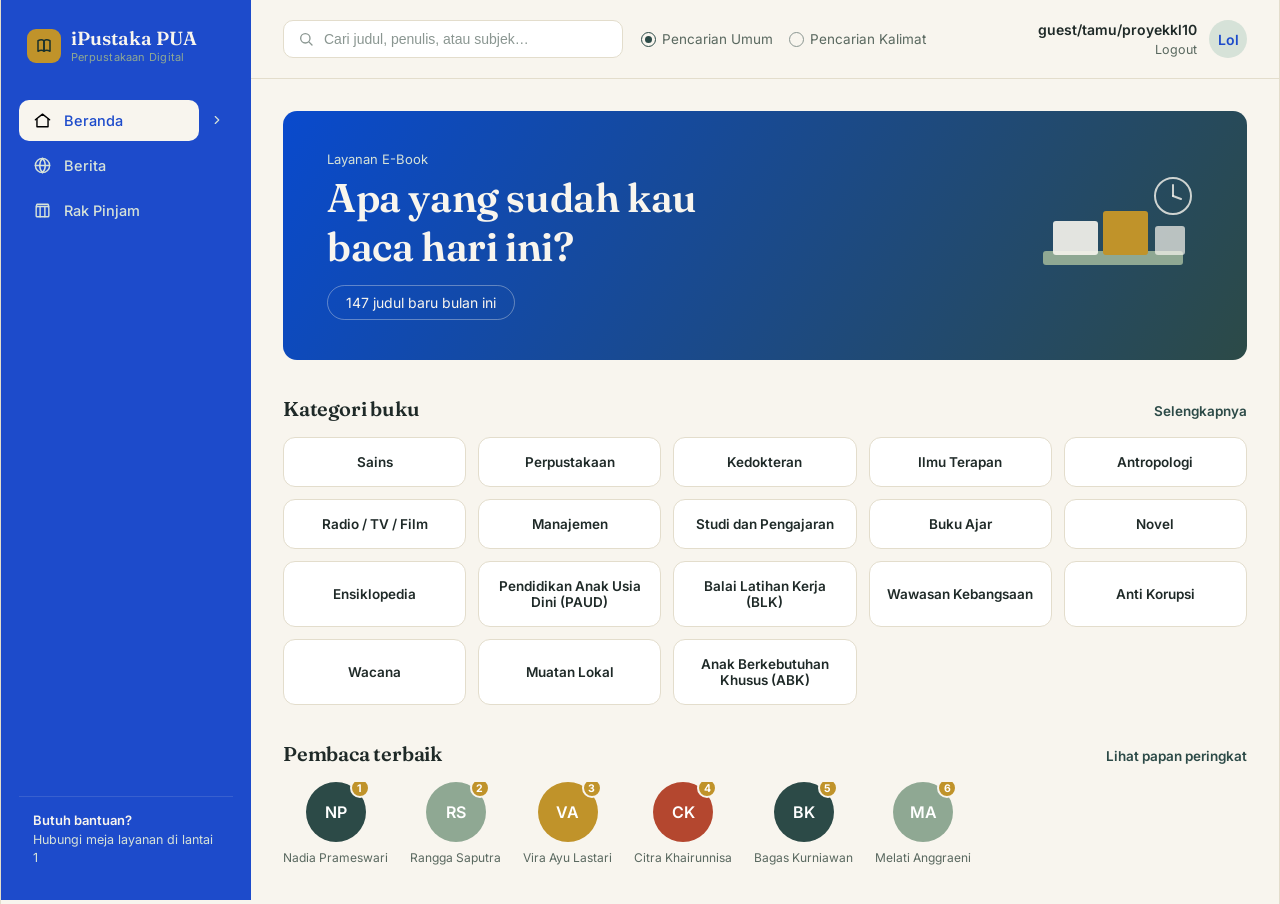
<file: index.html>
<!DOCTYPE html>
<html lang="id">
<head>
<meta charset="UTF-8">
<meta name="viewport" content="width=device-width, initial-scale=1.0">
<title>iPustaka PUA — Beranda</title>
<link rel="preconnect" href="https://fonts.googleapis.com">
<link href="https://fonts.googleapis.com/css2?family=Fraunces:opsz,wght@9..144,400;9..144,500;9..144,600;9..144,700&family=Inter:wght@400;500;600;700&display=swap" rel="stylesheet">
<link rel="stylesheet" href="style.css">
</head>
<body>

<div class="app">

  <!-- SIDEBAR -->
  <aside class="sidebar">
    <div class="brand">
      <div class="brand-mark">
        <svg viewBox="0 0 24 24" fill="none" stroke="#17302D" stroke-width="2" stroke-linecap="round" stroke-linejoin="round">
          <path d="M4 5c3-1.5 6-1.5 8 0v14c-2-1.5-5-1.5-8 0z"/>
          <path d="M20 5c-3-1.5-6-1.5-8 0v14c2-1.5 5-1.5 8 0z"/>
        </svg>
      </div>
      <div>
        <div class="brand-name">iPustaka PUA</div>
        <div class="brand-sub">Perpustakaan Digital</div>
      </div>
    </div>

    <nav class="nav">
      <div class="nav-group" id="nav-group-beranda">
        <div class="nav-row">
          <a class="nav-item active" href="index.html">
            <svg viewBox="0 0 24 24" fill="none" stroke="currentColor" stroke-width="1.8" stroke-linecap="round" stroke-linejoin="round"><path d="M3 11l9-7 9 7"/><path d="M5 10v10h14V10"/></svg>
            <span>Beranda</span>
          </a>
          <button class="nav-toggle" type="button" data-target="sub-beranda" aria-label="Buka submenu Beranda">
            <svg class="nav-chevron" viewBox="0 0 24 24" fill="none" stroke="currentColor" stroke-width="2" stroke-linecap="round" stroke-linejoin="round"><path d="M9 6l6 6-6 6"/></svg>
          </button>
        </div>
        <div class="nav-sub" id="sub-beranda">
          <div class="nav-group" id="nav-group-rekomendasi">
            <div class="nav-row">
              <a class="nav-subitem" href="menu-Beranda-Rekomendasi.html">
                <span>Rekomendasi</span>
              </a>
              <button class="nav-toggle small" type="button" data-target="sub-rekomendasi" aria-label="Buka submenu Rekomendasi">
                <svg class="nav-chevron small" viewBox="0 0 24 24" fill="none" stroke="currentColor" stroke-width="2" stroke-linecap="round" stroke-linejoin="round"><path d="M9 6l6 6-6 6"/></svg>
              </button>
            </div>
            <div class="nav-sub" id="sub-rekomendasi">
              <a class="nav-subitem" href="menu-Beranda-rekomendasi-matakuliah_wajib.html">
                <span>Matakuliah wajib</span>
              </a>
              <a class="nav-subitem" href="menu-Beranda-rekomendasi-Matakuliah_umum.html">
                <span>Matakuliah umum</span>
              </a>
            </div>
          </div>
        </div>
      </div>
      <a class="nav-item" href="menu-Berita.html">
        <svg viewBox="0 0 24 24" fill="none" stroke="currentColor" stroke-width="1.8" stroke-linecap="round" stroke-linejoin="round"><circle cx="12" cy="12" r="9"/><path d="M3 12h18M12 3c2.5 2.5 3.5 6 3.5 9s-1 6.5-3.5 9c-2.5-2.5-3.5-6-3.5-9s1-6.5 3.5-9z"/></svg>
        <span>Berita</span>
      </a>
      <a class="nav-item" href="menu-rak_pinjam.html">
        <svg viewBox="0 0 24 24" fill="none" stroke="currentColor" stroke-width="1.8" stroke-linecap="round" stroke-linejoin="round"><path d="M4 7l1-3h14l1 3"/><rect x="4" y="7" width="16" height="13" rx="1.5"/><path d="M9 7v13M15 7v13"/></svg>
        <span>Rak Pinjam</span>
      </a>
    </nav>

    <div class="sidebar-footer">
      <div class="sidebar-footer-title">
        <strong>Butuh bantuan?</strong>
        Hubungi meja layanan di lantai 1
      </div>
    </div>
  </aside>

  <!-- MAIN -->
  <div class="main">
    <header class="topbar">
      <div class="search-wrap">
        <div class="search-box">
          <svg viewBox="0 0 24 24" fill="none" stroke="currentColor" stroke-width="2" stroke-linecap="round" stroke-linejoin="round"><circle cx="11" cy="11" r="7"/><path d="M21 21l-4.3-4.3"/></svg>
          <input type="text" placeholder="Cari judul, penulis, atau subjek…">
        </div>
        <div class="search-modes">
          <span class="search-mode"><span class="radio-dot checked"></span>Pencarian Umum</span>
          <span class="search-mode"><span class="radio-dot"></span>Pencarian Kalimat</span>
        </div>
      </div>
      <div class="user-block">
        <div class="user-text">
          <div class="user-name">guest/tamu/proyekkl10</div>
          <a class="user-logout">Logout</a>
        </div>
        <div class="avatar">Lol</div>
      </div>
    </header>

    <main class="content">
      <section class="view active" id="view-beranda">
        <div class="hero">
          <div class="hero-text">
            <p class="hero-eyebrow">Layanan E-Book</p>
            <h1 class="hero-title">Apa yang sudah kau baca hari ini?</h1>
            <span class="hero-tag">147 judul baru bulan ini</span>
          </div>
          <div class="hero-illustration">
            <svg viewBox="0 0 180 150" width="100%" height="100%">
              <rect x="20" y="90" width="140" height="14" rx="3" fill="#8FA893"/>
              <rect x="30" y="60" width="45" height="34" rx="3" fill="#F8F5EE" opacity="0.9"/>
              <rect x="80" y="50" width="45" height="44" rx="3" fill="#C0932A"/>
              <rect x="132" y="65" width="30" height="29" rx="3" fill="#F8F5EE" opacity="0.7"/>
              <circle cx="150" cy="35" r="18" fill="none" stroke="#F8F5EE" stroke-width="2" opacity="0.8"/>
              <line x1="150" y1="35" x2="150" y2="24" stroke="#F8F5EE" stroke-width="2" stroke-linecap="round" opacity="0.8"/>
              <line x1="150" y1="35" x2="158" y2="38" stroke="#F8F5EE" stroke-width="2" stroke-linecap="round" opacity="0.8"/>
            </svg>
          </div>
        </div>

        <div class="section">
          <div class="section-head">
            <h2 class="section-title">Kategori buku</h2>
            <a class="section-link">Selengkapnya</a>
          </div>
          <div class="category-grid" id="category-grid"></div>
        </div>

        <div class="section">
          <div class="section-head">
            <h2 class="section-title">Pembaca terbaik</h2>
            <a class="section-link">Lihat papan peringkat</a>
          </div>
          <div class="readers-row" id="readers-row"></div>
        </div>
      </section>
    </main>
  </div>
</div>

<script src="nav.js"></script>
<script>
  // ---- Kategori buku ----
  const categories = [
    "Sains","Perpustakaan","Kedokteran","Ilmu Terapan","Antropologi","Radio / TV / Film",
    "Manajemen","Studi dan Pengajaran","Buku Ajar","Novel","Ensiklopedia",
    "Pendidikan Anak Usia Dini (PAUD)","Balai Latihan Kerja (BLK)","Wawasan Kebangsaan",
    "Anti Korupsi","Wacana","Muatan Lokal","Anak Berkebutuhan Khusus (ABK)"
  ];
  const catGrid = document.getElementById('category-grid');
  categories.forEach(c=>{
    const el = document.createElement('button');
    el.className = 'category-pill';
    el.textContent = c;
    catGrid.appendChild(el);
  });

  // ---- Pembaca terbaik ----
  const readers = [
    {name:"Nadia Prameswari", init:"NP", color:"#2C4A47"},
    {name:"Rangga Saputra", init:"RS", color:"#8FA893"},
    {name:"Vira Ayu Lastari", init:"VA", color:"#C0932A"},
    {name:"Citra Khairunnisa", init:"CK", color:"#B4472F"},
    {name:"Bagas Kurniawan", init:"BK", color:"#2C4A47"},
    {name:"Melati Anggraeni", init:"MA", color:"#8FA893"},
  ];
  const readersRow = document.getElementById('readers-row');
  readers.forEach((r,i)=>{
    const el = document.createElement('div');
    el.className = 'reader';
    el.innerHTML = `
      <div class="reader-avatar" style="background:${r.color}">
        ${r.init}
        <span class="reader-rank">${i+1}</span>
      </div>
      <div class="reader-name">${r.name}</div>
    `;
    readersRow.appendChild(el);
  });
</script>

</body>
</html>
</file>
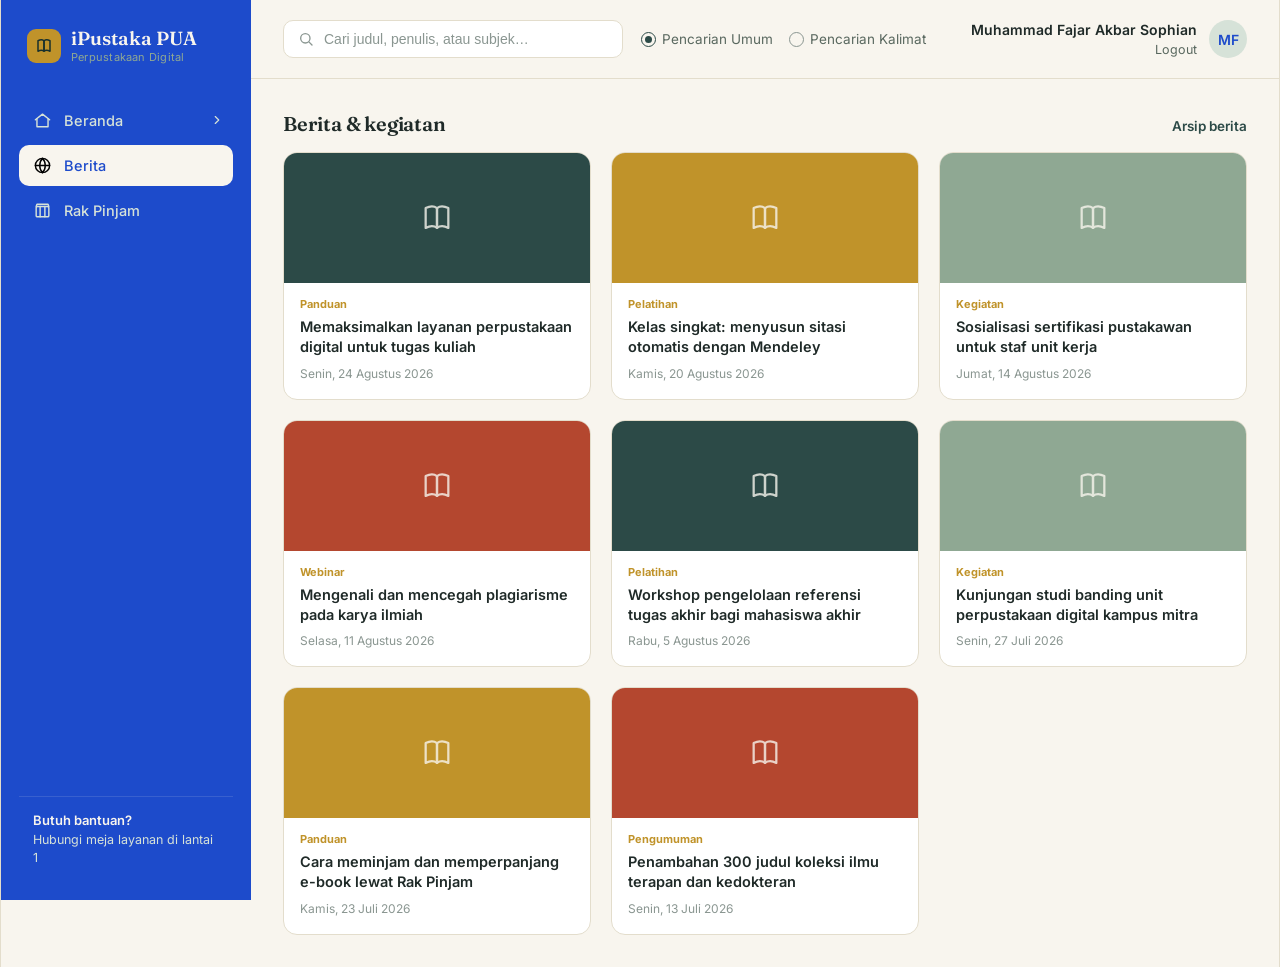
<file: menu-Berita.html>
<!DOCTYPE html>
<html lang="id">
<head>
<meta charset="UTF-8">
<meta name="viewport" content="width=device-width, initial-scale=1.0">
<title>iPustaka PUA — Berita</title>
<link rel="preconnect" href="https://fonts.googleapis.com">
<link href="https://fonts.googleapis.com/css2?family=Fraunces:opsz,wght@9..144,400;9..144,500;9..144,600;9..144,700&family=Inter:wght@400;500;600;700&display=swap" rel="stylesheet">
<link rel="stylesheet" href="style.css">
</head>
<body>

<div class="app">

  <!-- SIDEBAR -->
  <aside class="sidebar">
    <div class="brand">
      <div class="brand-mark">
        <svg viewBox="0 0 24 24" fill="none" stroke="#17302D" stroke-width="2" stroke-linecap="round" stroke-linejoin="round">
          <path d="M4 5c3-1.5 6-1.5 8 0v14c-2-1.5-5-1.5-8 0z"/>
          <path d="M20 5c-3-1.5-6-1.5-8 0v14c2-1.5 5-1.5 8 0z"/>
        </svg>
      </div>
      <div>
        <div class="brand-name">iPustaka PUA</div>
        <div class="brand-sub">Perpustakaan Digital</div>
      </div>
    </div>

    <nav class="nav">
      <div class="nav-group" id="nav-group-beranda">
        <div class="nav-row">
          <a class="nav-item" href="index.html">
            <svg viewBox="0 0 24 24" fill="none" stroke="currentColor" stroke-width="1.8" stroke-linecap="round" stroke-linejoin="round"><path d="M3 11l9-7 9 7"/><path d="M5 10v10h14V10"/></svg>
            <span>Beranda</span>
          </a>
          <button class="nav-toggle" type="button" data-target="sub-beranda" aria-label="Buka submenu Beranda">
            <svg class="nav-chevron" viewBox="0 0 24 24" fill="none" stroke="currentColor" stroke-width="2" stroke-linecap="round" stroke-linejoin="round"><path d="M9 6l6 6-6 6"/></svg>
          </button>
        </div>
        <div class="nav-sub" id="sub-beranda">
          <div class="nav-group" id="nav-group-rekomendasi">
            <div class="nav-row">
              <a class="nav-subitem" href="menu-Beranda-Rekomendasi.html">
                <span>Rekomendasi</span>
              </a>
              <button class="nav-toggle small" type="button" data-target="sub-rekomendasi" aria-label="Buka submenu Rekomendasi">
                <svg class="nav-chevron small" viewBox="0 0 24 24" fill="none" stroke="currentColor" stroke-width="2" stroke-linecap="round" stroke-linejoin="round"><path d="M9 6l6 6-6 6"/></svg>
              </button>
            </div>
            <div class="nav-sub" id="sub-rekomendasi">
              <a class="nav-subitem" href="menu-Beranda-rekomendasi-matakuliah_wajib.html">
                <span>Matakuliah wajib</span>
              </a>
              <a class="nav-subitem" href="menu-Beranda-rekomendasi-Matakuliah_umum.html">
                <span>Matakuliah umum</span>
              </a>
            </div>
          </div>
        </div>
      </div>
      <a class="nav-item active" href="menu-Berita.html">
        <svg viewBox="0 0 24 24" fill="none" stroke="currentColor" stroke-width="1.8" stroke-linecap="round" stroke-linejoin="round"><circle cx="12" cy="12" r="9"/><path d="M3 12h18M12 3c2.5 2.5 3.5 6 3.5 9s-1 6.5-3.5 9c-2.5-2.5-3.5-6-3.5-9s1-6.5 3.5-9z"/></svg>
        <span>Berita</span>
      </a>
      <a class="nav-item" href="menu-rak_pinjam.html">
        <svg viewBox="0 0 24 24" fill="none" stroke="currentColor" stroke-width="1.8" stroke-linecap="round" stroke-linejoin="round"><path d="M4 7l1-3h14l1 3"/><rect x="4" y="7" width="16" height="13" rx="1.5"/><path d="M9 7v13M15 7v13"/></svg>
        <span>Rak Pinjam</span>
      </a>
    </nav>

    <div class="sidebar-footer">
      <div class="sidebar-footer-title">
        <strong>Butuh bantuan?</strong>
        Hubungi meja layanan di lantai 1
      </div>
    </div>
  </aside>

  <!-- MAIN -->
  <div class="main">
    <header class="topbar">
      <div class="search-wrap">
        <div class="search-box">
          <svg viewBox="0 0 24 24" fill="none" stroke="currentColor" stroke-width="2" stroke-linecap="round" stroke-linejoin="round"><circle cx="11" cy="11" r="7"/><path d="M21 21l-4.3-4.3"/></svg>
          <input type="text" placeholder="Cari judul, penulis, atau subjek…">
        </div>
        <div class="search-modes">
          <span class="search-mode"><span class="radio-dot checked"></span>Pencarian Umum</span>
          <span class="search-mode"><span class="radio-dot"></span>Pencarian Kalimat</span>
        </div>
      </div>
      <div class="user-block">
        <div class="user-text">
          <div class="user-name">Muhammad Fajar Akbar Sophian</div>
          <a class="user-logout">Logout</a>
        </div>
        <div class="avatar">MF</div>
      </div>
    </header>

    <main class="content">
      <section class="view active" id="view-berita">
        <div class="section-head" style="margin-top:0;">
          <h2 class="section-title">Berita &amp; kegiatan</h2>
          <a class="section-link">Arsip berita</a>
        </div>
        <div class="news-grid" id="news-grid"></div>
      </section>
    </main>
  </div>
</div>

<script src="nav.js"></script>
<script>
  // ---- Berita ----
  const news = [
    {tag:"Panduan", title:"Memaksimalkan layanan perpustakaan digital untuk tugas kuliah", date:"Senin, 24 Agustus 2026", color:"#2C4A47"},
    {tag:"Pelatihan", title:"Kelas singkat: menyusun sitasi otomatis dengan Mendeley", date:"Kamis, 20 Agustus 2026", color:"#C0932A"},
    {tag:"Kegiatan", title:"Sosialisasi sertifikasi pustakawan untuk staf unit kerja", date:"Jumat, 14 Agustus 2026", color:"#8FA893"},
    {tag:"Webinar", title:"Mengenali dan mencegah plagiarisme pada karya ilmiah", date:"Selasa, 11 Agustus 2026", color:"#B4472F"},
    {tag:"Pelatihan", title:"Workshop pengelolaan referensi tugas akhir bagi mahasiswa akhir", date:"Rabu, 5 Agustus 2026", color:"#2C4A47"},
    {tag:"Kegiatan", title:"Kunjungan studi banding unit perpustakaan digital kampus mitra", date:"Senin, 27 Juli 2026", color:"#8FA893"},
    {tag:"Panduan", title:"Cara meminjam dan memperpanjang e-book lewat Rak Pinjam", date:"Kamis, 23 Juli 2026", color:"#C0932A"},
    {tag:"Pengumuman", title:"Penambahan 300 judul koleksi ilmu terapan dan kedokteran", date:"Senin, 13 Juli 2026", color:"#B4472F"},
  ];
  const newsGrid = document.getElementById('news-grid');
  news.forEach(n=>{
    const el = document.createElement('div');
    el.className = 'news-card';
    el.innerHTML = `
      <div class="news-image" style="background:${n.color}">
        <svg viewBox="0 0 24 24" fill="none" stroke="#F8F5EE" stroke-width="1.6" stroke-linecap="round" stroke-linejoin="round"><path d="M4 5c3-1.5 6-1.5 8 0v14c-2-1.5-5-1.5-8 0z"/><path d="M20 5c-3-1.5-6-1.5-8 0v14c2-1.5 5-1.5 8 0z"/></svg>
      </div>
      <div class="news-body">
        <div class="news-tag">${n.tag}</div>
        <p class="news-title">${n.title}</p>
        <div class="news-date">${n.date}</div>
      </div>
    `;
    newsGrid.appendChild(el);
  });
</script>

</body>
</html>
</file>
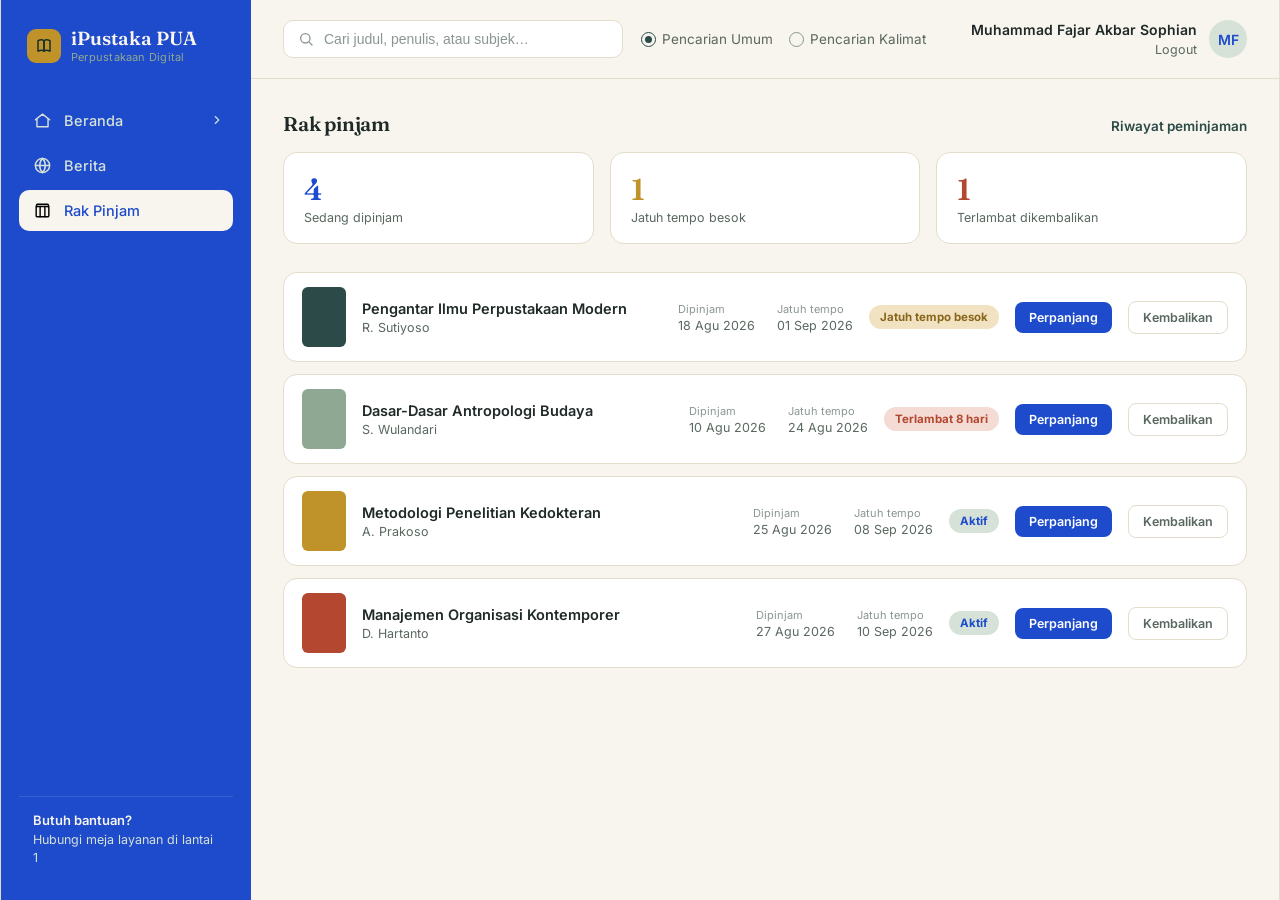
<file: menu-rak_pinjam.html>
<!DOCTYPE html>
<html lang="id">
<head>
<meta charset="UTF-8">
<meta name="viewport" content="width=device-width, initial-scale=1.0">
<title>iPustaka PUA — Rak Pinjam</title>
<link rel="preconnect" href="https://fonts.googleapis.com">
<link href="https://fonts.googleapis.com/css2?family=Fraunces:opsz,wght@9..144,400;9..144,500;9..144,600;9..144,700&family=Inter:wght@400;500;600;700&display=swap" rel="stylesheet">
<link rel="stylesheet" href="style.css">
</head>
<body>

<div class="app">

  <!-- SIDEBAR -->
  <aside class="sidebar">
    <div class="brand">
      <div class="brand-mark">
        <svg viewBox="0 0 24 24" fill="none" stroke="#17302D" stroke-width="2" stroke-linecap="round" stroke-linejoin="round">
          <path d="M4 5c3-1.5 6-1.5 8 0v14c-2-1.5-5-1.5-8 0z"/>
          <path d="M20 5c-3-1.5-6-1.5-8 0v14c2-1.5 5-1.5 8 0z"/>
        </svg>
      </div>
      <div>
        <div class="brand-name">iPustaka PUA</div>
        <div class="brand-sub">Perpustakaan Digital</div>
      </div>
    </div>

    <nav class="nav">
      <div class="nav-group" id="nav-group-beranda">
        <div class="nav-row">
          <a class="nav-item" href="index.html">
            <svg viewBox="0 0 24 24" fill="none" stroke="currentColor" stroke-width="1.8" stroke-linecap="round" stroke-linejoin="round"><path d="M3 11l9-7 9 7"/><path d="M5 10v10h14V10"/></svg>
            <span>Beranda</span>
          </a>
          <button class="nav-toggle" type="button" data-target="sub-beranda" aria-label="Buka submenu Beranda">
            <svg class="nav-chevron" viewBox="0 0 24 24" fill="none" stroke="currentColor" stroke-width="2" stroke-linecap="round" stroke-linejoin="round"><path d="M9 6l6 6-6 6"/></svg>
          </button>
        </div>
        <div class="nav-sub" id="sub-beranda">
          <div class="nav-group" id="nav-group-rekomendasi">
            <div class="nav-row">
              <a class="nav-subitem" href="menu-Beranda-Rekomendasi.html">
                <span>Rekomendasi</span>
              </a>
              <button class="nav-toggle small" type="button" data-target="sub-rekomendasi" aria-label="Buka submenu Rekomendasi">
                <svg class="nav-chevron small" viewBox="0 0 24 24" fill="none" stroke="currentColor" stroke-width="2" stroke-linecap="round" stroke-linejoin="round"><path d="M9 6l6 6-6 6"/></svg>
              </button>
            </div>
            <div class="nav-sub" id="sub-rekomendasi">
              <a class="nav-subitem" href="menu-Beranda-rekomendasi-matakuliah_wajib.html">
                <span>Matakuliah wajib</span>
              </a>
              <a class="nav-subitem" href="menu-Beranda-rekomendasi-Matakuliah_umum.html">
                <span>Matakuliah umum</span>
              </a>
            </div>
          </div>
        </div>
      </div>
      <a class="nav-item" href="menu-Berita.html">
        <svg viewBox="0 0 24 24" fill="none" stroke="currentColor" stroke-width="1.8" stroke-linecap="round" stroke-linejoin="round"><circle cx="12" cy="12" r="9"/><path d="M3 12h18M12 3c2.5 2.5 3.5 6 3.5 9s-1 6.5-3.5 9c-2.5-2.5-3.5-6-3.5-9s1-6.5 3.5-9z"/></svg>
        <span>Berita</span>
      </a>
      <a class="nav-item active" href="menu-rak_pinjam.html">
        <svg viewBox="0 0 24 24" fill="none" stroke="currentColor" stroke-width="1.8" stroke-linecap="round" stroke-linejoin="round"><path d="M4 7l1-3h14l1 3"/><rect x="4" y="7" width="16" height="13" rx="1.5"/><path d="M9 7v13M15 7v13"/></svg>
        <span>Rak Pinjam</span>
      </a>
    </nav>

    <div class="sidebar-footer">
      <div class="sidebar-footer-title">
        <strong>Butuh bantuan?</strong>
        Hubungi meja layanan di lantai 1
      </div>
    </div>
  </aside>

  <!-- MAIN -->
  <div class="main">
    <header class="topbar">
      <div class="search-wrap">
        <div class="search-box">
          <svg viewBox="0 0 24 24" fill="none" stroke="currentColor" stroke-width="2" stroke-linecap="round" stroke-linejoin="round"><circle cx="11" cy="11" r="7"/><path d="M21 21l-4.3-4.3"/></svg>
          <input type="text" placeholder="Cari judul, penulis, atau subjek…">
        </div>
        <div class="search-modes">
          <span class="search-mode"><span class="radio-dot checked"></span>Pencarian Umum</span>
          <span class="search-mode"><span class="radio-dot"></span>Pencarian Kalimat</span>
        </div>
      </div>
      <div class="user-block">
        <div class="user-text">
          <div class="user-name">Muhammad Fajar Akbar Sophian</div>
          <a class="user-logout">Logout</a>
        </div>
        <div class="avatar">MF</div>
      </div>
    </header>

    <main class="content">
      <section class="view active" id="view-rak">
        <div class="section-head" style="margin-top:0;">
          <h2 class="section-title">Rak pinjam</h2>
          <a class="section-link">Riwayat peminjaman</a>
        </div>

        <div class="shelf-stats">
          <div class="stat-card">
            <div class="stat-num">4</div>
            <div class="stat-label">Sedang dipinjam</div>
          </div>
          <div class="stat-card warn">
            <div class="stat-num">1</div>
            <div class="stat-label">Jatuh tempo besok</div>
          </div>
          <div class="stat-card danger">
            <div class="stat-num">1</div>
            <div class="stat-label">Terlambat dikembalikan</div>
          </div>
        </div>

        <div class="loan-list" id="loan-list"></div>
      </section>
    </main>
  </div>
</div>

<script src="nav.js"></script>
<script>
  // ---- Rak Pinjam ----
  const loans = [
    {title:"Pengantar Ilmu Perpustakaan Modern", author:"R. Sutiyoso", cover:"#2C4A47", pinjam:"18 Agu 2026", tempo:"01 Sep 2026", status:"segera", label:"Jatuh tempo besok"},
    {title:"Dasar-Dasar Antropologi Budaya", author:"S. Wulandari", cover:"#8FA893", pinjam:"10 Agu 2026", tempo:"24 Agu 2026", status:"terlambat", label:"Terlambat 8 hari"},
    {title:"Metodologi Penelitian Kedokteran", author:"A. Prakoso", cover:"#C0932A", pinjam:"25 Agu 2026", tempo:"08 Sep 2026", status:"aktif", label:"Aktif"},
    {title:"Manajemen Organisasi Kontemporer", author:"D. Hartanto", cover:"#B4472F", pinjam:"27 Agu 2026", tempo:"10 Sep 2026", status:"aktif", label:"Aktif"},
  ];
  const loanList = document.getElementById('loan-list');
  const statusClass = {aktif:"status-aktif", segera:"status-segera", terlambat:"status-terlambat"};
  loans.forEach(l=>{
    const el = document.createElement('div');
    el.className = 'loan-row';
    el.innerHTML = `
      <div class="loan-cover" style="background:${l.cover}"></div>
      <div class="loan-info">
        <p class="loan-title">${l.title}</p>
        <p class="loan-author">${l.author}</p>
      </div>
      <div class="loan-dates">
        <div><span>Dipinjam</span>${l.pinjam}</div>
        <div><span>Jatuh tempo</span>${l.tempo}</div>
      </div>
      <span class="status-badge ${statusClass[l.status]}">${l.label}</span>
      <button class="loan-action">Perpanjang</button>
      <button class="loan-action ghost">Kembalikan</button>
    `;
    loanList.appendChild(el);
  });
</script>

</body>
</html>
</file>
<file: style.css>
:root{
  --teal-900:#094acd;
  --teal-800:#1d4bcb;
  --navstrok:#000000;
  --teal-700:#2C4A47;
  --sage-400:#8FA893;
  --sage-200:#D6E2D8;
  --cream-50:#F8F5EE;
  --cream-100:#F1ECE0;
  --gold-500:#C0932A;
  --gold-100:#F1E3C2;
  --ink-900:#1F2A28;
  --ink-600:#59685F;
  --ink-400:#8A9691;
  --border:#E3DDCC;
  --red-500:#B4472F;
  --radius-sm:8px;
  --radius-md:14px;
}

*{box-sizing:border-box;}
@media (prefers-reduced-motion: reduce){
  *{animation-duration:0.001ms !important; transition-duration:0.001ms !important;}
}

html,body{
  margin:0; padding:0; height:100%;
  background:var(--cream-50);
  color:var(--ink-900);
  font-family:'Inter',system-ui,sans-serif;
  -webkit-font-smoothing:antialiased;
}

h1,h2,h3,.font-display{
  font-family:'Fraunces',Georgia,serif;
  font-weight:600;
  letter-spacing:-0.01em;
}

a{color:inherit;}
button{font-family:inherit;}

::selection{background:var(--gold-100);}

:focus-visible{
  outline:2px solid var(--gold-500);
  outline-offset:2px;
  border-radius:4px;
}

/* ---------- APP SHELL ---------- */
.app{
  display:flex;
  min-height:100vh;
  max-width:1400px;
  margin:0 auto;
  background:var(--cream-50);
  border-left:1px solid var(--border);
  border-right:1px solid var(--border);
}

/* ---------- SIDEBAR ---------- */
.sidebar{
  width:250px;
  flex-shrink:0;
  background:var(--teal-800);
  color:var(--cream-50);
  display:flex;
  flex-direction:column;
  padding:28px 18px;
  position:sticky;
  top:0;
  height:100vh;
}

.brand{
  display:flex;
  align-items:center;
  gap:10px;
  padding:0 8px 30px 8px;
}
.brand-mark{
  width:34px; height:34px;
  border-radius:9px;
  background:var(--gold-500);
  display:flex; align-items:center; justify-content:center;
  flex-shrink:0;
}
.brand-mark svg{width:18px;height:18px;}
.brand-name{
  font-family:'Fraunces',serif;
  font-size:19px;
  font-weight:600;
  color:var(--cream-50);
  line-height:1.1;
}
.brand-sub{
  font-size:11px;
  color:var(--sage-400);
  margin-top:1px;
  letter-spacing:0.02em;
}

.nav{
  display:flex;
  flex-direction:column;
  gap:4px;
  margin-top:6px;
}

/* Baris yang membungkus tautan menu + tombol panah pembuka submenu */
.nav-row{display:flex; align-items:center; gap:2px;}
.nav-row > .nav-item, .nav-row > .nav-subitem{flex:1; min-width:0;}

.nav-item{
  display:flex;
  align-items:center;
  gap:12px;
  padding:11px 14px;
  border-radius:10px;
  cursor:pointer;
  color:var(--sage-200);
  font-size:14.5px;
  font-weight:500;
  text-decoration:none;
  transition:background .15s ease, color .15s ease;
}
.nav-item svg{width:19px;height:19px;flex-shrink:0;}
.nav-item:hover{
  background:rgba(248,245,238,0.07);
  color:var(--cream-50);
}
.nav-item.active{
  background:var(--cream-50);
  color:var(--teal-800);
}
.nav-item.active svg{stroke:var(--navstrok);}

.nav-subitem{
  display:flex;
  align-items:center;
  gap:8px;
  padding:8px 12px;
  border-radius:8px;
  cursor:pointer;
  color:var(--sage-200);
  font-size:13.5px;
  font-weight:500;
  text-decoration:none;
  transition:background .15s ease, color .15s ease;
}
.nav-subitem:hover{background:rgba(248,245,238,0.07); color:var(--cream-50);}
.nav-subitem.active{background:var(--cream-50); color:var(--teal-800);}

/* Tombol kecil khusus untuk membuka/menutup submenu (tidak berpindah halaman) */
.nav-toggle{
  background:transparent;
  border:none;
  color:var(--sage-200);
  cursor:pointer;
  display:flex;
  align-items:center;
  justify-content:center;
  width:32px;
  height:32px;
  border-radius:8px;
  flex-shrink:0;
}
.nav-toggle:hover{background:rgba(248,245,238,0.07); color:var(--cream-50);}

.nav-chevron{
  width:14px; height:14px;
  flex-shrink:0;
  transition:transform .18s ease;
}
.nav-chevron.small{width:12px; height:12px;}
.nav-chevron.rotated{transform:rotate(90deg);}

.nav-sub{
  max-height:0;
  overflow:hidden;
  display:flex;
  flex-direction:column;
  gap:2px;
  margin-left:19px;
  padding-left:13px;
  border-left:1px solid rgba(248,245,238,0.15);
  transition:max-height .22s ease;
}
.nav-group.open > .nav-sub{max-height:300px; margin-top:4px; padding-bottom:2px;}

/* ---------- BOOK RECOMMENDATION CARDS ---------- */
.rec-intro{font-size:13.5px; color:var(--ink-600); margin:-6px 0 18px 0; max-width:520px;}
.book-grid{
  display:grid;
  grid-template-columns:repeat(auto-fill, minmax(148px,1fr));
  gap:18px 16px;
}
.book-card{cursor:pointer;}
.book-cover{
  aspect-ratio:3/4;
  border-radius:10px;
  padding:13px 13px 12px 13px;
  margin-bottom:10px;
  position:relative;
  overflow:hidden;
  transition:transform .15s ease;
}
.book-card:hover .book-cover{transform:translateY(-3px);}
.book-mark{
  position:absolute;
  top:10px; right:10px;
  width:18px; height:18px;
  opacity:0.22;
  z-index:1;
}
.book-cover-title{
  font-family:'Fraunces',serif;
  font-size:13px;
  font-weight:600;
  line-height:1.3;
  color:#F8F5EE;
  margin:0;
  max-width:82%;
  position:relative;
  z-index:1;
}
.book-cover-img{
  position:absolute;
  inset:0;
  width:100%;
  height:100%;
  object-fit:cover;
  z-index:2;
}
.book-call{
  position:absolute;
  left:11px; bottom:11px;
  background:#F8F5EE;
  color:var(--ink-900);
  font-size:10px;
  font-weight:700;
  padding:3px 7px;
  border-radius:4px;
  letter-spacing:0.01em;
  z-index:3;
}
.book-author{font-size:12px; color:var(--ink-600); margin:0;}

.sidebar-footer{
  margin-top:auto;
  padding:14px 14px 4px 14px;
  border-top:1px solid rgba(248,245,238,0.12);
}
.sidebar-footer-title{
  font-size:12.5px;
  color:var(--sage-200);
  line-height:1.5;
}
.sidebar-footer-title strong{
  display:block;
  color:var(--cream-50);
  font-weight:600;
  font-size:13px;
}

/* ---------- MAIN ---------- */
.main{
  flex:1;
  min-width:0;
  display:flex;
  flex-direction:column;
}

.topbar{
  display:flex;
  align-items:center;
  justify-content:space-between;
  gap:24px;
  padding:20px 32px;
  border-bottom:1px solid var(--border);
  background:var(--cream-50);
  position:sticky;
  top:0;
  z-index:5;
}

.search-wrap{
  display:flex;
  align-items:center;
  gap:18px;
  flex:1;
  min-width:0;
}
.search-box{
  display:flex;
  align-items:center;
  gap:8px;
  background:#fff;
  border:1px solid var(--border);
  border-radius:10px;
  padding:9px 14px;
  max-width:340px;
  width:100%;
}
.search-box svg{width:16px;height:16px;stroke:var(--ink-400);flex-shrink:0;}
.search-box input{
  border:none;
  outline:none;
  font-size:14px;
  width:100%;
  color:var(--ink-900);
  background:transparent;
}
.search-box input::placeholder{color:var(--ink-400);}

.search-modes{
  display:flex;
  gap:16px;
  font-size:13.5px;
  color:var(--ink-600);
  white-space:nowrap;
}
.search-mode{
  display:flex;
  align-items:center;
  gap:6px;
  cursor:pointer;
}
.radio-dot{
  width:15px;height:15px;
  border-radius:50%;
  border:1.5px solid var(--ink-400);
  display:flex;align-items:center;justify-content:center;
  flex-shrink:0;
}
.radio-dot.checked{border-color:var(--teal-700);}
.radio-dot.checked::after{
  content:'';
  width:7px;height:7px;
  border-radius:50%;
  background:var(--teal-700);
}

.user-block{
  display:flex;
  align-items:center;
  gap:12px;
  flex-shrink:0;
}
.user-text{text-align:right;}
.user-name{font-size:14px; font-weight:600; color:var(--ink-900);}
.user-logout{
  font-size:12.5px;
  color:var(--ink-600);
  cursor:pointer;
  text-decoration:none;
}
.user-logout:hover{color:var(--red-500);}
.avatar{
  width:38px;height:38px;
  border-radius:50%;
  background:var(--sage-200);
  color:var(--teal-800);
  display:flex;align-items:center;justify-content:center;
  font-weight:600;
  font-size:14px;
  flex-shrink:0;
}

.content{
  padding:32px;
  flex:1;
}
.view{display:none;}
.view.active{display:block;}

/* ---------- BERANDA: HERO ---------- */
.hero{
  position:relative;
  background:linear-gradient(120deg, var(--teal-900) 0%, var(--teal-700) 100%);
  border-radius:var(--radius-md);
  padding:40px 44px;
  color:var(--cream-50);
  overflow:hidden;
  display:flex;
  align-items:center;
  justify-content:space-between;
  gap:24px;
}
.hero-text{position:relative; z-index:2; max-width:420px;}
.hero-eyebrow{
  font-size:13px;
  color:var(--sage-200);
  margin:0 0 6px 0;
}
.hero-title{
  font-size:40px;
  margin:0 0 14px 0;
  color:var(--cream-50);
}
.hero-tag{
  display:inline-block;
  border:1px solid rgba(248,245,238,0.35);
  border-radius:999px;
  padding:8px 18px;
  font-size:14px;
  color:var(--cream-50);
}
.hero-illustration{
  position:relative;
  z-index:2;
  flex-shrink:0;
  width:180px;
  height:150px;
}

/* ---------- SECTION HEADERS ---------- */
.section{margin-top:36px;}
.section-head{
  display:flex;
  align-items:baseline;
  justify-content:space-between;
  margin-bottom:16px;
}
.section-title{
  font-size:20px;
  margin:0;
  color:var(--ink-900);
}
.section-link{
  font-size:13.5px;
  color:var(--teal-700);
  font-weight:600;
  cursor:pointer;
  text-decoration:none;
  border-bottom:1px solid transparent;
}
.section-link:hover{border-bottom-color:var(--teal-700);}

/* ---------- CATEGORY PILLS ---------- */
.category-grid{
  display:grid;
  grid-template-columns:repeat(auto-fill, minmax(170px,1fr));
  gap:12px;
}
.category-pill{
  background:#fff;
  border:1px solid var(--border);
  border-radius:12px;
  padding:16px 14px;
  font-size:13.5px;
  font-weight:600;
  color:var(--ink-900);
  cursor:pointer;
  transition:border-color .15s ease, transform .15s ease;
}
.category-pill:hover{
  border-color:var(--teal-700);
  transform:translateY(-1px);
}

/* ---------- TOP READERS ---------- */
.readers-row{
  display:flex;
  gap:22px;
  overflow-x:auto;
  padding-bottom:6px;
}
.reader{
  display:flex;
  flex-direction:column;
  align-items:center;
  gap:8px;
  min-width:84px;
  text-align:center;
}
.reader-avatar{
  width:60px;height:60px;
  border-radius:50%;
  display:flex;align-items:center;justify-content:center;
  font-weight:600;
  font-size:16px;
  color:#fff;
  position:relative;
}
.reader-rank{
  position:absolute;
  top:-4px; right:-4px;
  width:20px;height:20px;
  border-radius:50%;
  background:var(--gold-500);
  color:#fff;
  font-size:10.5px;
  font-weight:700;
  display:flex;align-items:center;justify-content:center;
  border:2px solid var(--cream-50);
}
.reader-name{font-size:12px; color:var(--ink-600); line-height:1.3;}

/* ---------- BERITA GRID ---------- */
.news-grid{
  display:grid;
  grid-template-columns:repeat(auto-fill, minmax(240px,1fr));
  gap:20px;
}
.news-card{
  background:#fff;
  border:1px solid var(--border);
  border-radius:var(--radius-md);
  overflow:hidden;
  cursor:pointer;
  transition:box-shadow .18s ease, transform .18s ease;
}
.news-card:hover{
  box-shadow:0 8px 24px rgba(23,48,45,0.10);
  transform:translateY(-2px);
}
.news-image{
  height:130px;
  display:flex;
  align-items:center;
  justify-content:center;
}
.news-image svg{width:34px;height:34px;opacity:0.8;}
.news-body{padding:14px 16px 18px 16px;}
.news-tag{
  font-size:11px;
  font-weight:700;
  color:var(--gold-500);
  margin-bottom:6px;
}
.news-title{
  font-size:14.5px;
  font-weight:600;
  line-height:1.4;
  margin:0 0 8px 0;
  color:var(--ink-900);
}
.news-date{font-size:12px; color:var(--ink-400);}

/* ---------- RAK PINJAM ---------- */
.shelf-stats{
  display:grid;
  grid-template-columns:repeat(3,1fr);
  gap:16px;
  margin-bottom:28px;
}
.stat-card{
  background:#fff;
  border:1px solid var(--border);
  border-radius:var(--radius-md);
  padding:18px 20px;
}
.stat-num{
  font-family:'Fraunces',serif;
  font-size:30px;
  font-weight:600;
  color:var(--teal-800);
}
.stat-label{font-size:12.5px; color:var(--ink-600); margin-top:2px;}
.stat-card.warn .stat-num{color:var(--gold-500);}
.stat-card.danger .stat-num{color:var(--red-500);}

.loan-list{display:flex; flex-direction:column; gap:12px;}
.loan-row{
  display:flex;
  align-items:center;
  gap:16px;
  background:#fff;
  border:1px solid var(--border);
  border-radius:var(--radius-md);
  padding:14px 18px;
}
.loan-cover{
  width:44px; height:60px;
  border-radius:6px;
  flex-shrink:0;
}
.loan-info{flex:1; min-width:0;}
.loan-title{font-size:14.5px; font-weight:600; color:var(--ink-900); margin:0 0 3px 0;}
.loan-author{font-size:12.5px; color:var(--ink-600); margin:0;}
.loan-dates{
  display:flex;
  gap:22px;
  font-size:12.5px;
  color:var(--ink-600);
  flex-shrink:0;
}
.loan-dates div span{display:block; color:var(--ink-400); font-size:11px; margin-bottom:2px;}
.status-badge{
  font-size:11.5px;
  font-weight:700;
  padding:5px 11px;
  border-radius:999px;
  flex-shrink:0;
  white-space:nowrap;
}
.status-aktif{background:var(--sage-200); color:var(--teal-800);}
.status-segera{background:var(--gold-100); color:#8A661C;}
.status-terlambat{background:#F4DBD3; color:var(--red-500);}
.loan-action{
  flex-shrink:0;
  background:var(--teal-800);
  color:#fff;
  border:none;
  border-radius:8px;
  padding:8px 14px;
  font-size:12.5px;
  font-weight:600;
  cursor:pointer;
}
.loan-action:hover{background:var(--teal-700);}
.loan-action.ghost{
  background:transparent;
  color:var(--ink-600);
  border:1px solid var(--border);
}
.loan-action.ghost:hover{border-color:var(--ink-600);}

@media (max-width: 900px){
  .sidebar{width:76px; padding:20px 10px;}
  .brand-name,.brand-sub,.nav-item span,.nav-subitem span,.sidebar-footer,.nav-toggle,.nav-sub{display:none;}
  .brand{justify-content:center; padding:0 0 24px 0;}
  .nav-item{justify-content:center; padding:12px;}
  .topbar{flex-wrap:wrap; padding:16px 18px;}
  .search-modes{display:none;}
  .hero{flex-direction:column; align-items:flex-start;}
  .hero-illustration{display:none;}
  .shelf-stats{grid-template-columns:1fr;}
  .loan-row{flex-wrap:wrap;}
  .loan-dates{width:100%; justify-content:space-between;}
}
</file>
